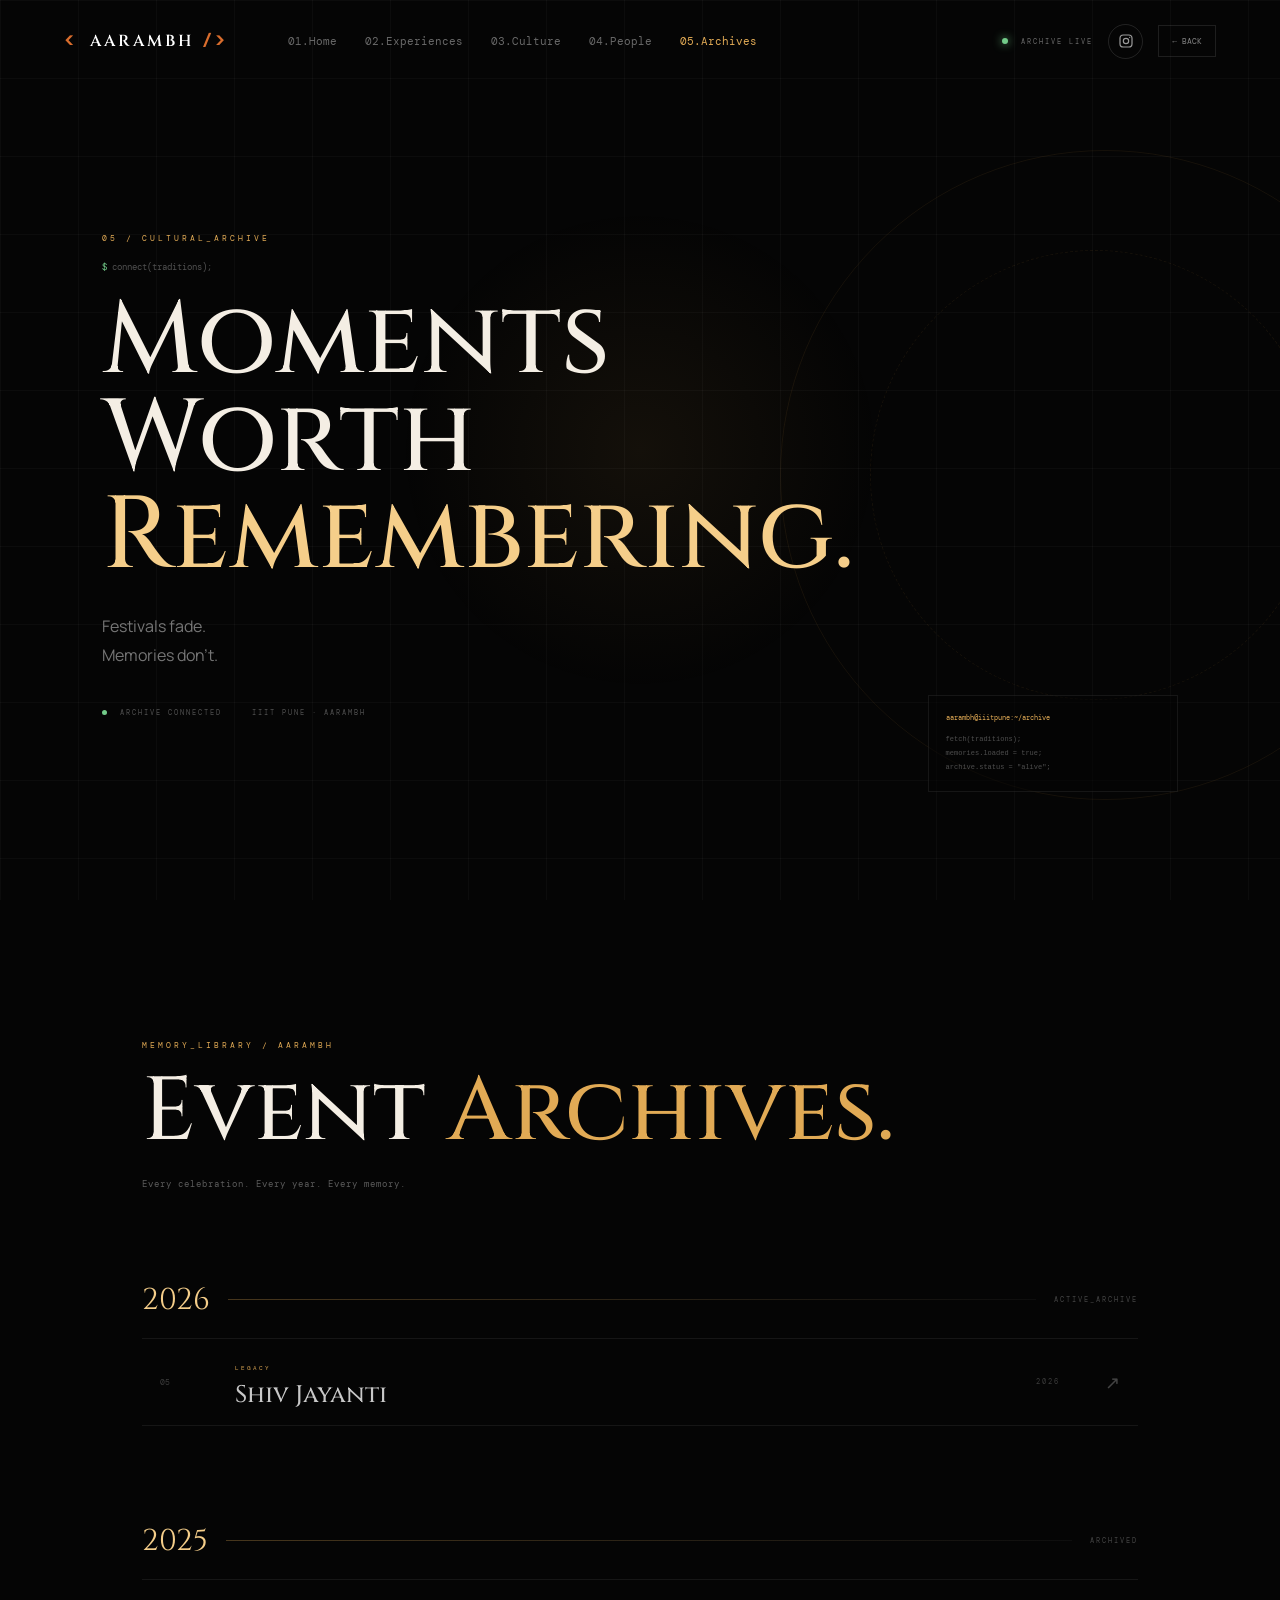
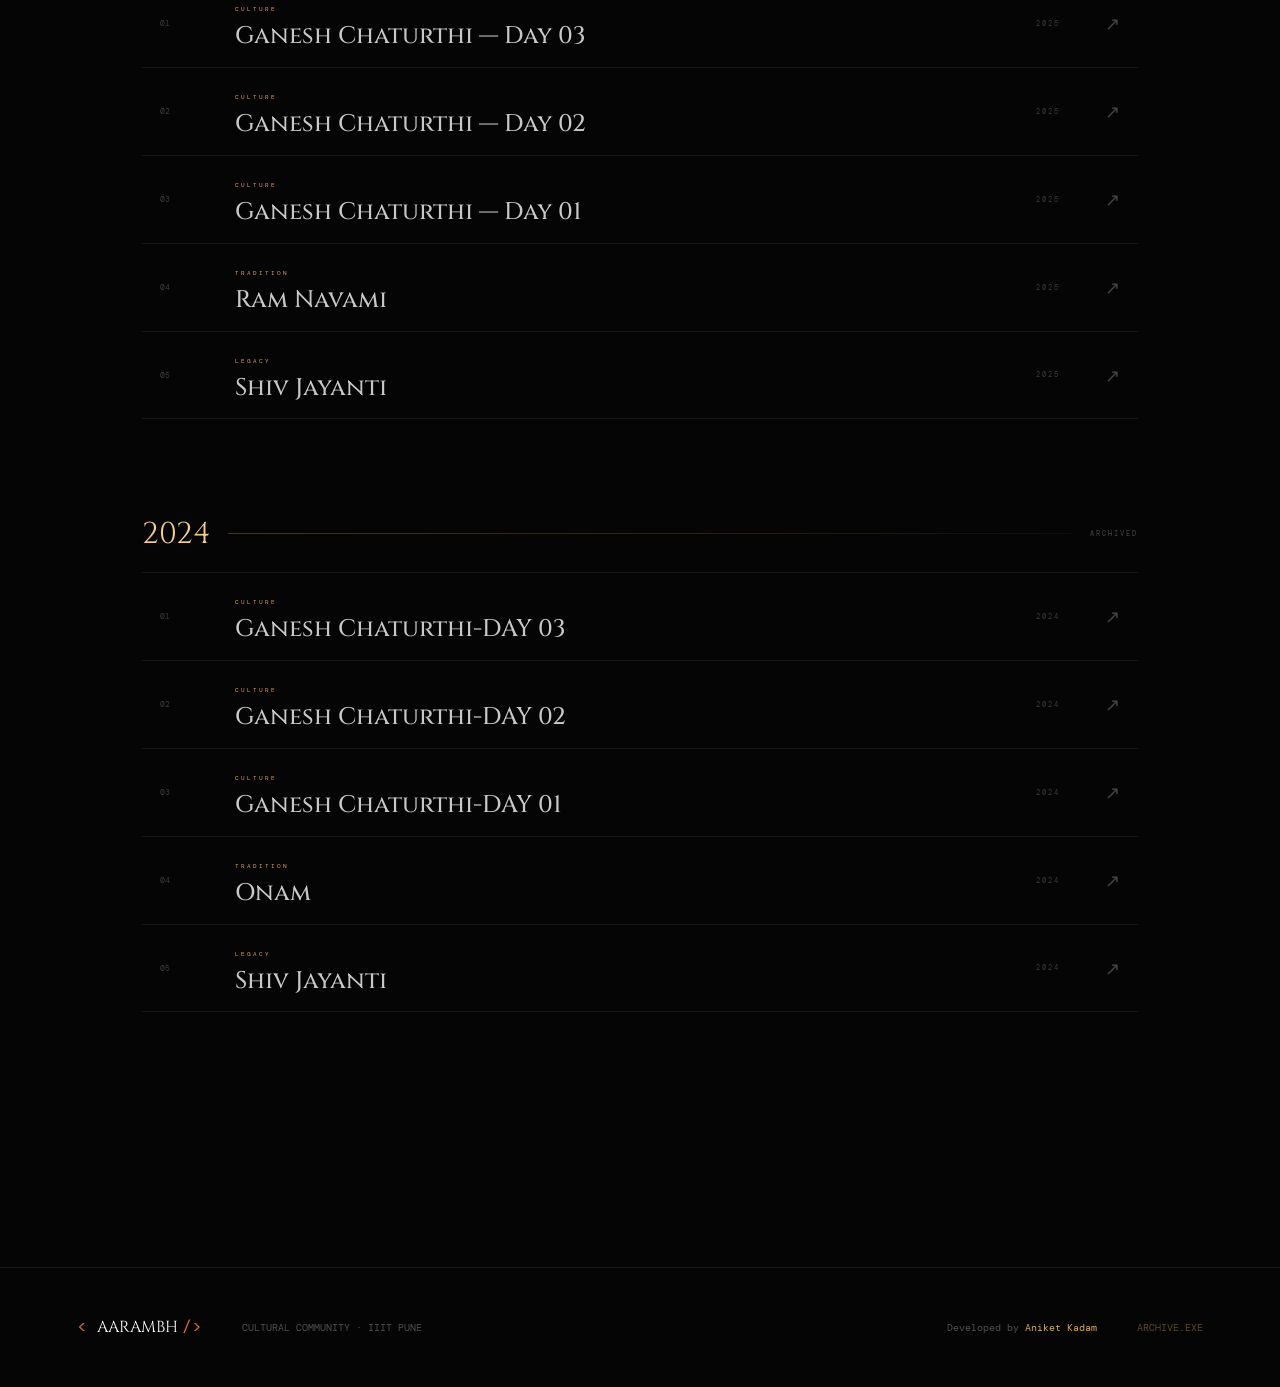
<file: traditions.html>
<!DOCTYPE html>
<html lang="en">

<head>

    <meta charset="UTF-8">

    <meta
        name="viewport"
        content="width=device-width, initial-scale=1.0"
    >

    <title>
        Traditions | Aarambh
    </title>


    <!-- GOOGLE FONTS -->

    <link rel="preconnect" href="https://fonts.googleapis.com">

    <link
        rel="preconnect"
        href="https://fonts.gstatic.com"
        crossorigin
    >

    <link
        href="https://fonts.googleapis.com/css2?family=Cinzel:wght@400;500;600;700&family=DM+Mono:wght@300;400;500&family=Manrope:wght@300;400;500;600;700&display=swap"
        rel="stylesheet"
    >
    <link
    rel="icon"
    type="image/png"
    sizes="32x32"
    href="https://res.cloudinary.com/sn8krgue/image/upload/v1786532656/aarambh-logo1.png"
>

<link
    rel="apple-touch-icon"
    href="https://res.cloudinary.com/sn8krgue/image/upload/v1786532656/aarambh-logo1.png"
>

    <style>
        html,
        body {
            margin: 0;
            padding: 0;
            background-color: #050505;
        }
    </style>

    <!-- CSS -->

    <link
        rel="stylesheet"
        href="./traditions.css"
    >

</head>



<body>
<div class="global-grid-bg"></div>

<!-- ==========================================
     GLOBAL EFFECTS
========================================== -->

<div class="noise"></div>

<div
    class="mouse-glow"
    id="mouseGlow"
></div>



<!-- ==========================================
     NAVBAR
========================================== -->

<nav id="navbar">


    <a
        href="./index.html"
        class="nav-logo"
    >

        <span class="logo-bracket">
            &lt;
        </span>

        AARAMBH

        <span class="logo-bracket">
            /&gt;
        </span>

    </a>



    <div class="nav-links">

        <a href="./index.html#home">
            01.Home
        </a>

        <a href="./index.html#experiences">
            02.Experiences
        </a>

        <a href="./index.html#culture">
            03.Culture
        </a>

        <a
            href="./people.html"
        >
            04.People
        </a>

        <a
            href="./traditions.html"
            class="active"
        >
            05.Archives
        </a>

    </div>



    <div class="nav-actions">


        <div class="system-live">

            <span></span>

            ARCHIVE LIVE

        </div>


        <!-- INSTAGRAM -->

        <a
            href="https://www.instagram.com/aarambh_iiitp?igsh=MTV1N2R1andocWR2MQ=="
            target="_blank"
            rel="noopener noreferrer"
            class="nav-instagram"
        >

            <svg
                viewBox="0 0 24 24"
                fill="none"
                stroke="currentColor"
                stroke-width="1.8"
            >

                <rect
                    x="3"
                    y="3"
                    width="18"
                    height="18"
                    rx="5"
                ></rect>

                <circle
                    cx="12"
                    cy="12"
                    r="4"
                ></circle>

                <circle
                    cx="17.5"
                    cy="6.5"
                    r="1"
                    fill="currentColor"
                    stroke="none"
                ></circle>

            </svg>

        </a>


        <a
            href="./index.html"
            class="back-button"
        >

            ← BACK

        </a>


    </div>


</nav>



<!-- ==========================================
     HERO
========================================== -->

<header class="archive-hero">


    <div class="archive-grid"></div>


    <div class="archive-circle circle-one"></div>

    <div class="archive-circle circle-two"></div>



    <div class="hero-content">


        <div class="section-code">

            05 / CULTURAL_ARCHIVE

        </div>


        <div class="terminal-command">

            <span>
                $
            </span>

            connect(traditions);

        </div>


        <h1>

            Moments

            <br>

            Worth

            <span>
                Remembering.
            </span>

        </h1>


        <p>

            Festivals fade.

            <br>

            Memories don't.

        </p>


        <div class="archive-status">


            <div>

                <span></span>

                ARCHIVE CONNECTED

            </div>


            <div>

                IIIT PUNE · AARAMBH

            </div>


        </div>


    </div>



    <div class="archive-terminal">

        <p>
            aarambh@iiitpune:~/archive
        </p>

        <code>
            fetch(traditions);
        </code>

        <code>
            memories.loaded = true;
        </code>

        <code>
            archive.status = "alive";
        </code>

    </div>


</header>



<!-- ==========================================
     ARCHIVE INTRO
========================================== -->

<!-- ==========================================
     AARAMBH ARCHIVE
========================================== -->

<section class="horizon-archive">

    <div class="archive-title">

        <div class="section-code">
            MEMORY_LIBRARY / AARAMBH
        </div>

        <h2>
            Event
            <span>Archives.</span>
        </h2>

        <p>
            Every celebration. Every year. Every memory.
        </p>

    </div>


    <!-- YEAR 2026 -->

    <div class="archive-year-group">

        <div class="archive-year-heading">
            <span>2026</span>
            <div></div>
            <code>ACTIVE_ARCHIVE</code>
        </div>


       

        <a
            href="https://photos.google.com/share/AF1QipNwlmvKpD-_xO5qAhA0U7cXKwbPnepS6VcgkgijhwWpjSxj2AbPR8HV47hgUBrTJQ?key=Y3ZibHR1R092Y3RRTmZnWWhPdG5rWklKQWJqcXpB&pli=1"
            target="_blank"
            rel="noopener noreferrer"
            class="archive-row"
        >

            <div class="archive-index">
                05
            </div>

            <div class="archive-event">

                <span class="archive-category">
                    LEGACY
                </span>

                <h3>
                    Shiv Jayanti
                </h3>

            </div>

            <div class="archive-date">
                2026
            </div>

            <div class="archive-arrow">
                ↗
            </div>

        </a>


        

    </div>



    <!-- ==========================================
         2025
    =========================================== -->

    <div class="archive-year-group">

        <div class="archive-year-heading">

            <span>
                2025
            </span>

            <div></div>

            <code>
                ARCHIVED
            </code>

        </div>


        <a
            href="https://photos.google.com/share/AF1QipPXg22gnWOBPvyC6dYyWrYj0wAlzpcdyfZcRPdrjXMQ9OSQ-upcaOO9Hsb03dPjAg?key=Y0p3ZEJSWXVMZkY3c2RIRWxqcEc1UDRNQllPdXNn"
            target="_blank"
            rel="noopener noreferrer"
            class="archive-row"
        >

            <div class="archive-index">
                01
            </div>

            <div class="archive-event">

                <span class="archive-category">
                    CULTURE
                </span>

                <h3>
                    Ganesh Chaturthi — Day 03
                </h3>

            </div>

            <div class="archive-date">
                2025
            </div>

            <div class="archive-arrow">
                ↗
            </div>

        </a>


        <a
            href="https://photos.app.goo.gl/s3eyCXNkmEsVE9m97"
            target="_blank"
            rel="noopener noreferrer"
            class="archive-row"
        >

            <div class="archive-index">
                02
            </div>

            <div class="archive-event">

                <span class="archive-category">
                    CULTURE
                </span>

                <h3>
                    Ganesh Chaturthi — Day 02
                </h3>

            </div>

            <div class="archive-date">
                2025
            </div>

            <div class="archive-arrow">
                ↗
            </div>

        </a>


        <a
            href="https://photos.google.com/share/AF1QipMTLLjnKbdYRAFLUS4O42rZUlncpT4h_q_HrQHk2aOiwWcyAahy_kxxVVVdDzsL5Q?key=M01WQ0drZ1lXY0dNQm9uMkVSdl9QZ0FnOXVXVUFR"
            target="_blank"
            rel="noopener noreferrer"
            class="archive-row"
        >

            <div class="archive-index">
                03
            </div>

            <div class="archive-event">

                <span class="archive-category">
                    CULTURE
                </span>

                <h3>
                    Ganesh Chaturthi — Day 01
                </h3>

            </div>

            <div class="archive-date">
                2025
            </div>

            <div class="archive-arrow">
                ↗
            </div>

        </a>


        <a
            href="https://photos.app.goo.gl/7Y76xAj5KVnkbEAJ7"
            target="_blank"
            rel="noopener noreferrer"
            class="archive-row"
        >

            <div class="archive-index">
                04
            </div>

            <div class="archive-event">

                <span class="archive-category">
                    TRADITION
                </span>

                <h3>
                    Ram Navami
                </h3>

            </div>

            <div class="archive-date">
                2025
            </div>

            <div class="archive-arrow">
                ↗
            </div>

        </a>


        <a
            href="https://photos.app.goo.gl/Cn7VQLkKnjBjCT4W8"
            target="_blank"
            rel="noopener noreferrer"
            class="archive-row"
        >

            <div class="archive-index">
                05
            </div>

            <div class="archive-event">

                <span class="archive-category">
                    LEGACY
                </span>

                <h3>
                    Shiv Jayanti
                </h3>

            </div>

            <div class="archive-date">
                2025
            </div>

            <div class="archive-arrow">
                ↗
            </div>

        </a>

    </div>



    <!-- ==========================================
         2024
    =========================================== -->

    <div class="archive-year-group">

        <div class="archive-year-heading">

            <span>
                2024
            </span>

            <div></div>

            <code>
                ARCHIVED
            </code>

        </div>


        <a
            href="https://photos.google.com/share/AF1QipMdYo49fEUxcIsGC1dSPQdBx2sIYq7beC5KpSyQzqjgXTk38gUk4xTIHhdesb72cw?key=bmZmQnQ1MXVuS1cyLUc3SGUwcU5Vc2VzVXhqUHp3"
            target="_blank"
            rel="noopener noreferrer"
            class="archive-row"
        >

            <div class="archive-index">
                01
            </div>

            <div class="archive-event">

                <span class="archive-category">
                    CULTURE
                </span>

                <h3>
                    Ganesh Chaturthi-DAY 03
                </h3>

            </div>

            <div class="archive-date">
                2024
            </div>

            <div class="archive-arrow">
                ↗
            </div>

        </a>
        <a
            href="https://photos.google.com/share/AF1QipNzPr1WW03O31Bpk2Yiy-Vb9FkaFJXYIl-aDkcTkRqHBfbH1BjFq5ZTIqEh2dyt8A?key=aHNSSkZsaFhkUWEzVGpEWTNITG5jRFZWWmVaUkNn"
            target="_blank"
            rel="noopener noreferrer"
            class="archive-row"
        >

            <div class="archive-index">
                02
            </div>

            <div class="archive-event">

                <span class="archive-category">
                    CULTURE
                </span>

                <h3>
                    Ganesh Chaturthi-DAY 02
                </h3>

            </div>

            <div class="archive-date">
                2024
            </div>

            <div class="archive-arrow">
                ↗
            </div>

        </a>
        <a
            href="https://photos.google.com/share/AF1QipP7mRDu5Ehd384dTZ0dmZHezGjHQTjtaYufTiy9BnMB8-MGn2dzfydrvcQ3DI1M1g?key=QTc0MXpHVm42Wk5LN1ZhcS1KVGRPU0lrSE1Cbm93"
            target="_blank"
            rel="noopener noreferrer"
            class="archive-row"
        >

            <div class="archive-index">
                03
            </div>

            <div class="archive-event">

                <span class="archive-category">
                    CULTURE
                </span>

                <h3>
                    Ganesh Chaturthi-DAY 01
                </h3>

            </div>

            <div class="archive-date">
                2024
            </div>

            <div class="archive-arrow">
                ↗
            </div>

        </a>


        <a
            href="https://photos.google.com/share/AF1QipN0zEwUYnbpcSUYiFiNfxi4_zzheCTqFDrSaBz4Dc3AU_Q6LCHf2HnVpaZ6w334XQ?key=ZmZ5NWxDRWNER08yWVliWnNnOUk3R3NoZ2hXbVJn"
            target="_blank"
            rel="noopener noreferrer"
            class="archive-row"
        >

            <div class="archive-index">
                04
            </div>

            <div class="archive-event">

                <span class="archive-category">
                    TRADITION
                </span>

                <h3>
                    Onam
                </h3>

            </div>

            <div class="archive-date">
                2024
            </div>

            <div class="archive-arrow">
                ↗
            </div>

        </a>


        <a
            href="https://photos.app.goo.gl/MzGJzZjUeEjuWVkh8"
            target="_blank"
            rel="noopener noreferrer"
            class="archive-row"
        >

            <div class="archive-index">
                05
            </div>

            <div class="archive-event">

                <span class="archive-category">
                    LEGACY
                </span>

                <h3>
                    Shiv Jayanti
                </h3>

            </div>

            <div class="archive-date">
                2024
            </div>

            <div class="archive-arrow">
                ↗
            </div>

        </a>

    </div>

</section>

<!-- ==========================================
     FOOTER
========================================== -->

<footer>


    <div class="footer-logo">

        &lt;

        <span>
            AARAMBH
        </span>

        /&gt;

    </div>


    <p>

        CULTURAL COMMUNITY · IIIT PUNE

    </p>


    <p class="developer-credit">

        Developed by

        <span>
            Aniket Kadam
        </span>

    </p>


    <code>

        ARCHIVE.EXE

    </code>


</footer>



<script src="./traditions.js"></script>


</body>

</html>
</file>
<file: traditions.css>
:root {

    --bg: #050505;

    --gold: #e1aa55;

    --gold-light: #f5ce8a;

    --orange: #d96d2d;

    --text: #f4eee4;

    --mono: "DM Mono", monospace;

    --serif: "Cinzel", serif;

    --sans: "Manrope", sans-serif;

}


* {
    margin: 0;
    padding: 0;
    box-sizing: border-box;
}


html {
    scroll-behavior: smooth;
}


body {

    background: var(--bg);

    color: var(--text);

    font-family: var(--sans);

    overflow-x: hidden;

}

.global-grid-bg {
    position: fixed;
    inset: 0;

    width: 100%;
    height: 100%;

    pointer-events: none;
    z-index: 0;

    background-image:
        linear-gradient(
            rgba(255,255,255,.03) 1px,
            transparent 1px
        ),
        linear-gradient(
            90deg,
            rgba(255,255,255,.03) 1px,
            transparent 1px
        );

    background-size: 78px 78px;
}
/* =====================================
   NOISE
===================================== */

.noise {

    position: fixed;

    inset: 0;

    pointer-events: none;

    z-index: 9999;

    opacity: .025;

}


/* =====================================
   MOUSE GLOW
===================================== */

.mouse-glow {

    position: fixed;

    left: 0;
    top: 0;

    width: 500px;
    height: 500px;

    border-radius: 50%;

    pointer-events: none;

    z-index: 0;

    background:

        radial-gradient(
            circle,
            rgba(225,170,85,.07),
            transparent 68%
        );

    will-change: transform;

}


/* =====================================
   NAVBAR
===================================== */

nav {

    position: fixed;

    top: 0;
    left: 0;

    width: 100%;
    height: 82px;

    display: flex;

    align-items: center;

    padding: 0 5%;

    z-index: 1000;

    transition: .35s;

}


nav.scrolled {

    height: 66px;

    background:
        rgba(5,5,5,.82);

   -webkit-backdrop-filter: blur(18px);
    backdrop-filter:
        blur(18px);

    border-bottom:
        1px solid rgba(255,255,255,.07);

}


.nav-logo {

    font-family: var(--serif);

    font-size: 16px;

    font-weight: 600;

    letter-spacing: 3px;

    color: white;

    text-decoration: none;

}


.logo-bracket {

    color: var(--orange);

    font-family: var(--mono);

}


.nav-links {

    display: flex;

    gap: 28px;

    margin-left: 60px;

}


.nav-links a {

    color:
        rgba(255,255,255,.4);

    text-decoration: none;

    font-family: var(--mono);

    font-size: 11px;

}


.nav-links a:hover,
.nav-links .active {

    color: var(--gold);

}


.nav-actions {

    margin-left: auto;

    display: flex;

    align-items: center;

    gap: 15px;

}


.system-live {

    font-family: var(--mono);

    font-size: 7px;

    letter-spacing: 2px;

    color:
        rgba(255,255,255,.4);

}


.system-live span {

    width: 6px;

    height: 6px;

    display: inline-block;

    border-radius: 50%;

    margin-right: 7px;

    background: #73cc8a;

    box-shadow:
        0 0 10px #73cc8a;

}


.nav-instagram {

    width: 35px;
    height: 35px;

    border-radius: 50%;

    border:
        1px solid rgba(255,255,255,.12);

    display: grid;

    place-items: center;

    color:
        rgba(255,255,255,.6);

}


.nav-instagram svg {

    width: 16px;

}


.nav-instagram:hover {

    color: var(--gold);

}


.back-button {

    padding: 10px 13px;

    border:
        1px solid rgba(255,255,255,.1);

    color:
        rgba(255,255,255,.5);

    font-family: var(--mono);

    font-size: 8px;

    text-decoration: none;

}


/* =====================================
   HERO
===================================== */

.archive-hero {

    min-height: 100vh;

    position: relative;

    display: flex;

    align-items: center;

    padding:
        130px 8% 80px;

    overflow: hidden;

    

}


.archive-grid {

    position: absolute;

    inset: 0;

    

    background-size:
        70px 70px;

}


.archive-circle {

    position: absolute;

    border-radius: 50%;

    border:
        1px solid rgba(225,170,85,.08);

}


.circle-one {

    width: 650px;
    height: 650px;

    right: -150px;

    animation:
        rotate 35s linear infinite;

}


.circle-two {

    width: 450px;
    height: 450px;

    right: -40px;

    border-style: dashed;

    animation:
        rotateBack 24s linear infinite;

}


@keyframes rotate {

    to {
        transform: rotate(360deg);
    }

}


@keyframes rotateBack {

    to {
        transform: rotate(-360deg);
    }

}


.hero-content {

    position: relative;

    z-index: 4;

}


.section-code {

    color: var(--gold);

    font-family: var(--mono);

    font-size: 8px;

    letter-spacing: 3px;

    margin-bottom: 18px;

}


.terminal-command {

    font-family: var(--mono);

    font-size: 9px;

    color:
        rgba(255,255,255,.3);

    margin-bottom: 20px;

}


.terminal-command span {

    color: #73cc8a;

}


.archive-hero h1 {

    font-family: var(--serif);

    font-size:
        clamp(60px,8vw,120px);

    line-height: .95;

    font-weight: 500;

}


.archive-hero h1 span {

    color: var(--gold-light);

}


.hero-content > p {

    margin-top: 27px;

    line-height: 1.8;

    color:
        rgba(255,255,255,.45);

}


.archive-status {

    margin-top: 38px;

    display: flex;

    gap: 30px;

    font-family: var(--mono);

    font-size: 7px;

    letter-spacing: 2px;

    color:
        rgba(255,255,255,.3);

}


.archive-status span {

    display: inline-block;

    width: 5px;
    height: 5px;

    background: #73cc8a;

    border-radius: 50%;

    margin-right: 7px;

}


.archive-terminal {

    position: absolute;

    right: 8%;

    bottom: 12%;

    width: 250px;

    padding: 17px;

    border:
        1px solid rgba(255,255,255,.07);

    background:
        rgba(5,5,5,.55);

    font-family: var(--mono);

}


.archive-terminal p {

    color: var(--gold);

    font-size: 7px;

    margin-bottom: 10px;

}


.archive-terminal code {

    display: block;

    font-size: 7px;

    line-height: 2;

    color:
        rgba(255,255,255,.3);

}


/* =====================================
   FOOTER
===================================== */

footer {

    min-height: 120px;

    padding: 0 6%;

    display: flex;

    align-items: center;

    gap: 40px;

    border-top:
        1px solid rgba(255,255,255,.07);

}


.footer-logo {

    font-family: var(--mono);

    color: var(--orange);

}


.footer-logo span {

    font-family: var(--serif);

    color: white;

}


footer p {

    font-family: var(--mono);

    font-size: 10px;

    color:
        rgba(255,255,255,.3);

}


.developer-credit {

    margin-left: auto;

}


.developer-credit span {

    color: var(--gold);

}


footer code {

    font-family: var(--mono);

    color: var(--gold);

    font-size: 10px;

    opacity: .4;

}


/* =====================================
   RESPONSIVE NAV / HERO / FOOTER
===================================== */

@media (max-width: 1000px) {
    .nav-links {
        display: none;
    }
}

@media (max-width: 600px) {
    nav {
        height: 65px;
        padding: 0 18px;
    }

    .system-live,
    .back-button {
        display: none;
    }

    .nav-logo {
        font-size: 12px;
    }

    .archive-hero {
        min-height: 90vh;
        padding: 110px 20px 60px;
    }

    .archive-hero h1 {
        font-size: clamp(48px, 14vw, 68px);
    }

    .archive-terminal {
        display: none;
    }

    footer {
        padding: 35px 20px;
        flex-direction: column;
        justify-content: center;
        gap: 12px;
        text-align: center;
    }

    .developer-credit {
        margin-left: 0;
    }
}


/* ===================================================
   HORIZON STYLE ARCHIVE
=================================================== */

.horizon-archive {

    position: relative;

    padding:
        140px 8%
        160px;

    max-width:
        1200px;

    margin:
        auto;

}


/* ===================================================
   TITLE
=================================================== */

.archive-title {

    margin-bottom:
        90px;

}


.archive-title h2 {

    font-family:
        var(--serif);

    font-size:
        clamp(
            52px,
            7vw,
            95px
        );

    line-height:
        1;

    font-weight:
        500;

}


.archive-title h2 span {

    color:
        var(--gold);

}


.archive-title > p {

    margin-top:
        20px;

    color:
        rgba(255,255,255,.35);

    font-family:
        var(--mono);

    font-size:
        9px;

    letter-spacing:
        1px;

}



/* ===================================================
   YEAR GROUP
=================================================== */

.archive-year-group {

    margin-bottom:
        95px;

}



/* ===================================================
   YEAR HEADING
=================================================== */

.archive-year-heading {

    display:
        flex;

    align-items:
        center;

    gap:
        18px;

    margin-bottom:
        18px;

}


.archive-year-heading > span {

    font-family:
        var(--serif);

    font-size:
        30px;

    color:
        var(--gold-light);

}


.archive-year-heading > div {

    height:
        1px;

    flex:
        1;

    background:

        linear-gradient(
            to right,
            rgba(225,170,85,.3),
            rgba(255,255,255,.04)
        );

}


.archive-year-heading code {

    font-family:
        var(--mono);

    font-size:
        7px;

    letter-spacing:
        2px;

    color:
        rgba(255,255,255,.25);

}



/* ===================================================
   ARCHIVE ROW
=================================================== */

.archive-row {

    min-height:
        88px;

    display:
        grid;

    grid-template-columns:
        55px
        minmax(0,1fr)
        90px
        40px;

    align-items:
        center;

    gap:
        20px;

    padding:
        12px 18px;

    color:
        white;

    text-decoration:
        none;

    border-top:
        1px solid
        rgba(255,255,255,.07);

    position:
        relative;

    overflow:
        hidden;

    transition:
        padding .35s
        cubic-bezier(.22,1,.36,1),

        border-color .3s,

        background .3s;

}


.archive-year-group
.archive-row:last-child {

    border-bottom:
        1px solid
        rgba(255,255,255,.07);

}



/* ===================================================
   HOVER BACKGROUND
=================================================== */

.archive-row::before {

    content: "";

    position:
        absolute;

    inset:
        0;

    background:

        linear-gradient(
            90deg,
            rgba(225,170,85,.10),
            rgba(217,109,45,.025),
            transparent 70%
        );

    transform:
        translateX(-105%);

    transition:
        transform .5s
        cubic-bezier(.22,1,.36,1);

}


.archive-row:hover::before {

    transform:
        translateX(0);

}


.archive-row:hover {

    padding-left:
        27px;

    border-color:
        rgba(225,170,85,.30);

}



/* ===================================================
   INDEX
=================================================== */

.archive-index {

    position:
        relative;

    z-index:
        2;

    font-family:
        var(--mono);

    font-size:
        8px;

    color:
        rgba(255,255,255,.22);

}



/* ===================================================
   EVENT
=================================================== */

.archive-event {

    position:
        relative;

    z-index:
        2;

}


.archive-category {

    font-family:
        var(--mono);

    color:
        var(--gold);

    font-size:
        6px;

    letter-spacing:
        2px;

}


.archive-event h3 {

    margin-top:
        4px;

    font-family:
        var(--serif);

    font-size:
        clamp(
            17px,
            2vw,
            24px
        );

    font-weight:
        500;

    color:
        rgba(255,255,255,.78);

    transition:
        color .3s;

}


.archive-row:hover
.archive-event h3 {

    color:
        white;

}



/* ===================================================
   DATE
=================================================== */

.archive-date {

    position:
        relative;

    z-index:
        2;

    text-align:
        right;

    font-family:
        var(--mono);

    font-size:
        7px;

    letter-spacing:
        2px;

    color:
        rgba(255,255,255,.22);

}



/* ===================================================
   ARROW
=================================================== */

.archive-arrow {

    position:
        relative;

    z-index:
        2;

    font-size:
        18px;

    color:
        rgba(255,255,255,.25);

    text-align:
        right;

    transition:
        transform .3s,
        color .3s;

}


.archive-row:hover
.archive-arrow {

    color:
        var(--gold-light);

    transform:
        translate(
            4px,
            -4px
        );

}



/* ===================================================
   SMALL GLOW
=================================================== */

.archive-row::after {

    content: "";

    position:
        absolute;

    width:
        180px;

    height:
        180px;

    right:
        -100px;

    top:
        50%;

    transform:
        translateY(-50%);

    border-radius:
        50%;

    background:

        radial-gradient(
            circle,
            rgba(225,170,85,.08),
            transparent 70%
        );

    opacity:
        0;

    transition:
        opacity .3s;

}


.archive-row:hover::after {

    opacity:
        1;

}



/* ===================================================
   TABLET
=================================================== */

@media(max-width:900px) {

    .horizon-archive {

        padding:
            110px 6%;

    }


    .archive-row {

        grid-template-columns:
            40px
            1fr
            40px;

    }


    .archive-date {

        display:
            none;

    }

}



/* ===================================================
   MOBILE
=================================================== */

@media(max-width:600px) {

    .horizon-archive {

        padding:
            90px 18px;

    }


    .archive-title {

        margin-bottom:
            60px;

    }


    .archive-title h2 {

        font-size:
            46px;

    }


    .archive-year-group {

        margin-bottom:
            65px;

    }


    .archive-year-heading > span {

        font-size:
            24px;

    }


    .archive-year-heading code {

        display:
            none;

    }


    .archive-row {

        min-height:
            78px;

        grid-template-columns:
            28px
            minmax(0,1fr)
            28px;

        gap:
            10px;

        padding:
            10px 4px;

    }


    .archive-row:hover {

        padding-left:
            8px;

    }


    .archive-category {

        font-size:
            5.5px;

    }


    .archive-event h3 {

        font-size:
            16px;

    }


    .archive-arrow {

        font-size:
            15px;

    }

}
/* =========================================
   MOBILE - ARCHIVE HERO HEADING FIX
========================================= */

@media (max-width: 600px) {

    .archive-hero {
        padding-left: 20px;
        padding-right: 20px;

        overflow: hidden;
    }

    .hero-content {
        width: 100%;
        max-width: 100%;
        min-width: 0;
    }

    .archive-hero h1 {
        font-size: clamp(
            38px,
            10.5vw,
            52px
        ) !important;

        line-height: .98;

        letter-spacing: -.02em;

        max-width: 100%;
    }

}@media (max-width: 600px) {

    .archive-hero {
        min-height: 0 !important;

        padding:
            110px 20px
            35px !important;
    }

    .archive-section {
        padding:
            35px 18px
            80px !important;
    }

}
</file>
